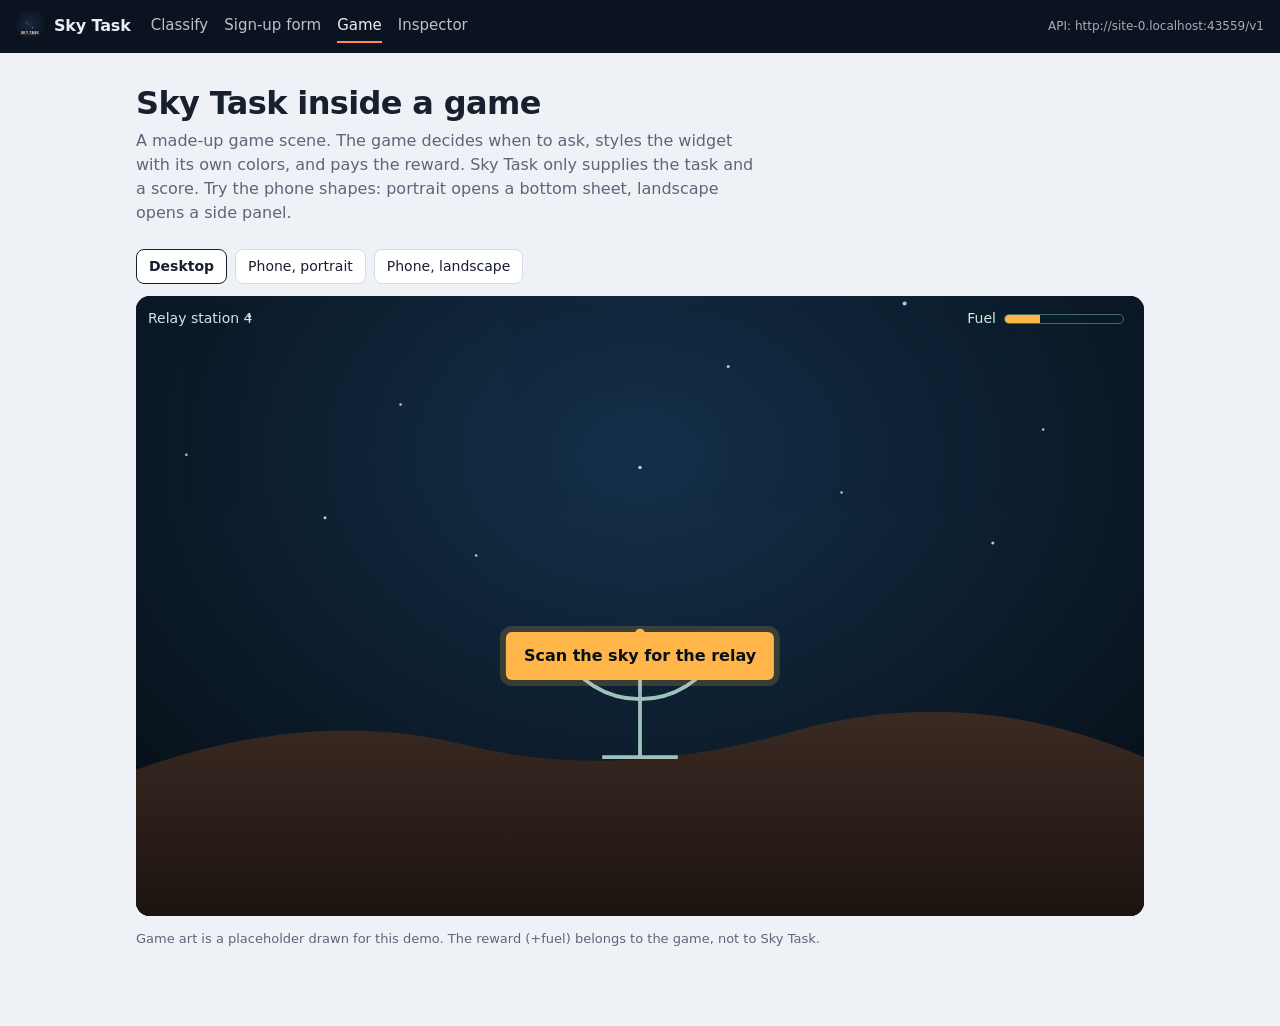
<file: explorer/game.html>
<!doctype html>
<html lang="en">
<head>
<meta charset="utf-8">
<meta name="viewport" content="width=device-width, initial-scale=1">
<title>Sky Task game demo</title>
<link rel="icon" href="assets/sky-task-logo.svg">
<link rel="stylesheet" href="assets/site.css">
<script src="/widget/sky-task.js" defer></script>
<style>
  .game {
    position: relative; overflow: hidden; border-radius: 14px; height: min(78vh, 620px); min-height: 460px;
    container: game / size; background: #071017; color: #CFE8E2;
    font-family: "Trebuchet MS", ui-sans-serif, system-ui, sans-serif;
  }
  .scene { position: absolute; inset: 0; width: 100%; height: 100%; }
  .hud { position: absolute; top: 12px; left: 12px; right: 12px; display: flex; justify-content: space-between; gap: 12px; align-items: center; font-size: .875rem; }
  .fuel { display: flex; align-items: center; gap: 8px; }
  .gauge { width: 120px; height: 10px; border: 1px solid #3F6B66; border-radius: 5px; overflow: hidden; }
  .gauge i { display: block; height: 100%; width: 30%; background: #FFB547; transition: width .6s; }
  .reward { color: #FFB547; font-weight: 700; opacity: 0; transition: opacity .3s; }
  .reward.on { opacity: 1; }
  .scan {
    position: absolute; left: 50%; top: 58%; transform: translate(-50%, -50%);
    font: inherit; font-weight: 700; color: #071017; background: #FFB547; border: 0; border-radius: 6px;
    padding: 12px 18px; min-height: 44px; cursor: pointer; box-shadow: 0 0 0 6px rgba(255,181,71,.18);
  }
  .panel {
    position: absolute; left: 0; right: 0; bottom: 0; max-height: 92%; overflow: auto;
    padding: 10px; background: rgba(4, 10, 14, .82); border-top: 1px solid #24413F;
    transform: translateY(105%); transition: transform .3s ease; visibility: hidden;
  }
  .panel.open { transform: none; visibility: visible; }
  .panel-head { display: flex; justify-content: space-between; align-items: center; padding: 2px 4px 8px; font-size: .875rem; }
  .close { font: inherit; color: inherit; background: none; border: 1px solid #3F6B66; border-radius: 6px; min-height: 36px; padding: 4px 12px; cursor: pointer; }
  /* landscape game: side panel, about a third of the screen */
  @container game (min-aspect-ratio: 1/1) {
    .panel { left: auto; top: 44px; width: max(340px, 36%); max-height: none; border-top: 0; border-left: 1px solid #24413F; transform: translateX(105%); }
    .panel.open { transform: none; }
  }
  /* short landscape phones: a wider panel so the widget switches to two columns */
  @container game (min-aspect-ratio: 1/1) and (max-height: 480px) {
    .panel { width: 58%; }
    sky-task { --sky-task-stage-max: 72cqh; }
  }
  sky-task {
    --sky-task-bg: #0C1A1E; --sky-task-fg: #D7EEE8; --sky-task-muted: #7FA49D; --sky-task-line: #24413F;
    --sky-task-accent: #FFB547; --sky-task-radius: 4px;
    --sky-task-stage-max: 40cqh; /* keep the whole widget visible inside the game screen */
  }
  .sizes { display: flex; gap: 8px; flex-wrap: wrap; margin: 0 0 12px; }
  .sizes button { font: inherit; font-size: .875rem; padding: 6px 12px; border-radius: 8px; border: 1px solid var(--line); background: var(--paper); color: var(--ink); cursor: pointer; }
  .sizes button[aria-pressed="true"] { border-color: var(--ink); font-weight: 650; }
  .frame { margin: 0 auto; transition: max-width .3s; }
  @media (prefers-reduced-motion: reduce) { .panel, .gauge i, .frame { transition: none; } }
</style>
</head>
<body>
<header class="topbar">
  <a class="brand" href="./"><img src="assets/sky-task-logo.svg" alt="">Sky Task</a>
  <nav aria-label="Demo pages">
    <a href="classify.html">Classify</a>
    <a href="./">Sign-up form</a>
    <a href="game.html" aria-current="page">Game</a>
    <a href="inspector.html">Inspector</a>
  </nav>
  <span class="api">API: <span data-api-label></span></span>
</header>

<main class="wrap">
  <h1>Sky Task inside a game</h1>
  <p class="lede">A made-up game scene. The game decides when to ask, styles the widget with its own colors, and pays the reward. Sky Task only supplies the task and a score. Try the phone shapes: portrait opens a bottom sheet, landscape opens a side panel.</p>

  <div class="sizes" role="group" aria-label="Game screen shape">
    <button type="button" data-w="100%" aria-pressed="true">Desktop</button>
    <button type="button" data-w="380px" aria-pressed="false">Phone, portrait</button>
    <button type="button" data-w="820px" data-h="380px" aria-pressed="false">Phone, landscape</button>
  </div>

  <div class="frame" id="frame">
    <div class="game" id="game">
      <svg class="scene" viewBox="0 0 800 600" preserveAspectRatio="xMidYMid slice" aria-hidden="true">
        <defs>
          <radialGradient id="g-sky" cx="50%" cy="30%" r="80%"><stop offset="0" stop-color="#14304A"/><stop offset="1" stop-color="#050A10"/></radialGradient>
          <linearGradient id="g-ground" x1="0" y1="0" x2="0" y2="1"><stop offset="0" stop-color="#3A2A22"/><stop offset="1" stop-color="#120C0A"/></linearGradient>
        </defs>
        <rect width="800" height="600" fill="url(#g-sky)"/>
        <g fill="#E8EEF7" opacity=".8">
          <circle cx="90" cy="70" r="1.4"/><circle cx="210" cy="140" r="1"/><circle cx="330" cy="50" r="1.8"/><circle cx="470" cy="110" r="1.2"/>
          <circle cx="610" cy="60" r="1.6"/><circle cx="720" cy="160" r="1"/><circle cx="150" cy="230" r="1.2"/><circle cx="560" cy="210" r="1"/>
          <circle cx="400" cy="190" r="1.4"/><circle cx="680" cy="250" r="1.2"/><circle cx="40" cy="180" r="1"/><circle cx="270" cy="260" r="1"/>
        </g>
        <path d="M0 430 Q140 380 260 410 T520 400 T800 420 V600 H0Z" fill="url(#g-ground)"/>
        <g transform="translate(400 380)" stroke="#9FC3BC" stroke-width="3" fill="none">
          <path d="M-60 -40 A70 70 0 0 0 60 -40" />
          <line x1="0" y1="-10" x2="0" y2="40"/><line x1="-30" y1="40" x2="30" y2="40"/><line x1="0" y1="-10" x2="0" y2="-55"/>
          <circle cx="0" cy="-58" r="4" fill="#FFB547" stroke="none"/>
        </g>
      </svg>
      <div class="hud">
        <span>Relay station 4</span>
        <span class="fuel">Fuel <span class="gauge"><i id="fuel"></i></span> <span class="reward" id="reward"></span></span>
      </div>
      <button class="scan" id="scan" type="button">Scan the sky for the relay</button>
      <div class="panel" id="panel" role="dialog" aria-modal="false" aria-label="Sky scan">
        <div class="panel-head"><span>Sky scan</span><button class="close" id="close" type="button">Close</button></div>
        <sky-task id="w" site-key="demo-game" count="3" result="score" layout="screen" theme="dark"></sky-task>
      </div>
    </div>
  </div>
  <p class="demo-note">Game art is a placeholder drawn for this demo. The reward (+fuel) belongs to the game, not to Sky Task.</p>
</main>

<script src="assets/config.js"></script>
<script>
  const panel = document.getElementById("panel"), w = document.getElementById("w"), scan = document.getElementById("scan");
  let fuel = 30;
  // keep the widget idle until the player opens the scanner
  const tpl = w; tpl.remove();
  const open = () => {
    if (!panel.contains(w)) panel.appendChild(w); else w.reset();
    panel.classList.add("open"); scan.hidden = true;
    setTimeout(() => document.getElementById("close").focus(), 50);
  };
  const close = () => { panel.classList.remove("open"); scan.hidden = false; scan.focus(); };
  scan.addEventListener("click", open);
  document.getElementById("close").addEventListener("click", close);
  w.addEventListener("sky-task-result", (e) => {
    const gain = Math.round((e.detail.score || 0) / 10);
    fuel = Math.min(100, fuel + gain);
    document.getElementById("fuel").style.width = fuel + "%";
    const r = document.getElementById("reward");
    r.textContent = "+" + gain + " fuel"; r.classList.add("on");
    setTimeout(() => r.classList.remove("on"), 2500);
  });
  document.querySelectorAll(".sizes button").forEach((b) => b.addEventListener("click", () => {
    document.querySelectorAll(".sizes button").forEach((x) => x.setAttribute("aria-pressed", String(x === b)));
    document.getElementById("frame").style.maxWidth = b.dataset.w;
    document.getElementById("game").style.height = b.dataset.h || "";
    document.getElementById("game").style.minHeight = b.dataset.h ? "0" : "";
  }));
</script>
</body>
</html>
</file>
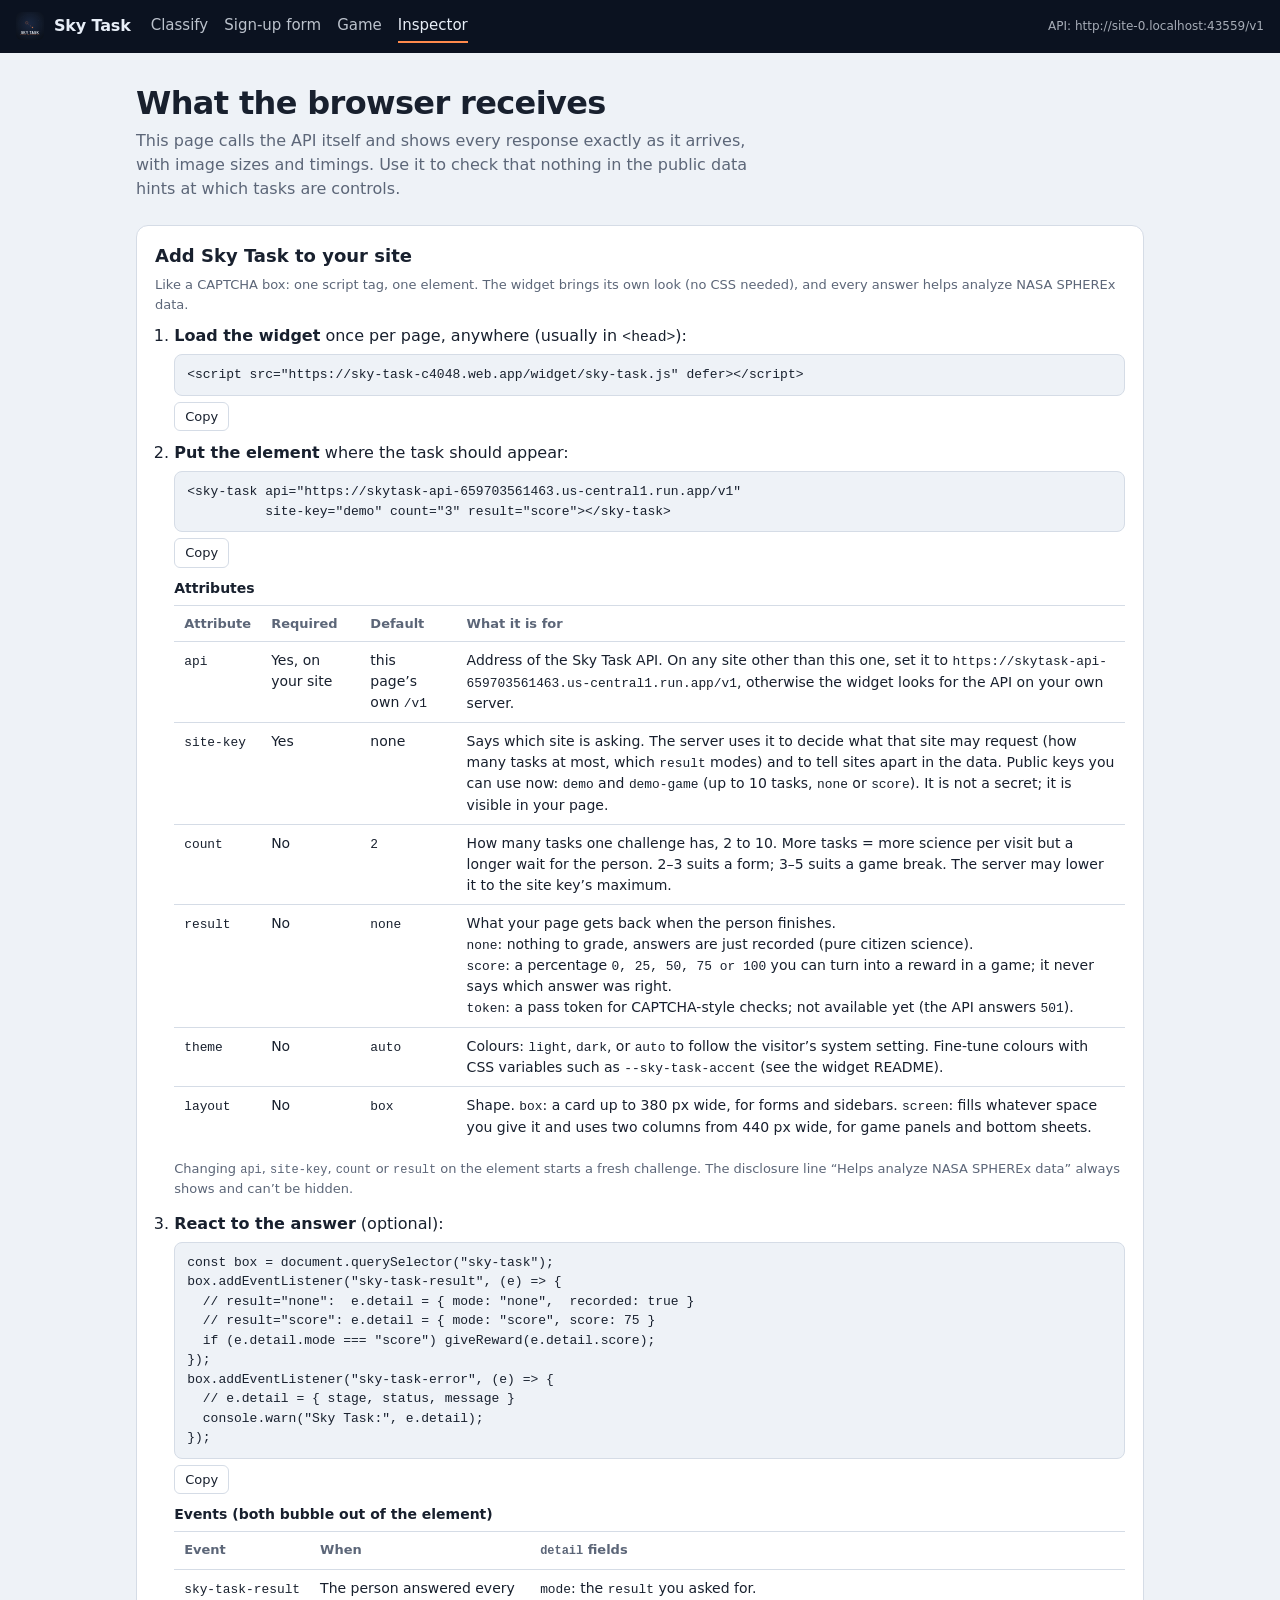
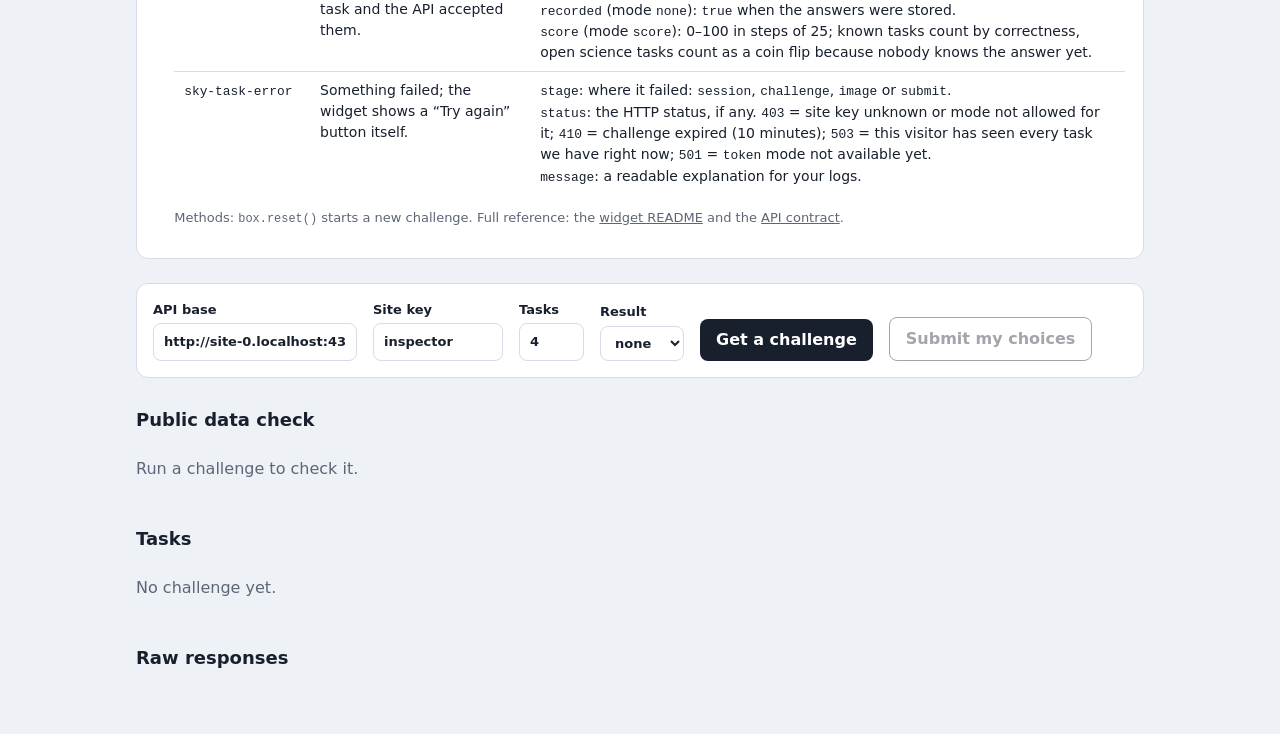
<file: explorer/inspector.html>
<!doctype html>
<html lang="en">
<head>
<meta charset="utf-8">
<meta name="viewport" content="width=device-width, initial-scale=1">
<title>Sky Task inspector</title>
<link rel="icon" href="assets/sky-task-logo.svg">
<link rel="stylesheet" href="assets/site.css">
<style>
  .controls { display: flex; flex-wrap: wrap; gap: 12px 16px; align-items: end; background: var(--paper); border: 1px solid var(--line); border-radius: 12px; padding: 16px; }
  .controls label { display: grid; gap: 4px; font-size: .8125rem; font-weight: 600; }
  .controls input, .controls select { font: inherit; padding: 8px 10px; border-radius: 8px; border: 1px solid var(--line); background: transparent; color: inherit; min-width: 0; }
  .controls .api-in { width: min(360px, 100%); }
  .btn { font: inherit; font-weight: 650; padding: 9px 16px; border-radius: 8px; border: 0; background: var(--ink); color: var(--paper); cursor: pointer; min-height: 40px; }
  .btn.secondary { background: transparent; color: var(--ink); border: 1.5px solid var(--ink); }
  .btn:disabled { opacity: .4; cursor: default; }
  pre { font: .78rem/1.45 ui-monospace, SFMono-Regular, Menlo, Consolas, monospace; background: var(--paper); border: 1px solid var(--line);
        border-radius: 10px; padding: 12px; overflow: auto; max-height: 360px; margin: 0; white-space: pre; }
  .calls { display: grid; gap: 16px; grid-template-columns: repeat(auto-fit, minmax(min(100%, 320px), 1fr)); }
  .call h3 { font-size: .9375rem; margin: 0 0 6px; display: flex; gap: 8px; align-items: baseline; flex-wrap: wrap; }
  .call h3 small { font-weight: 400; color: var(--muted); }
  .tasks { display: grid; gap: 12px; }
  .task { display: grid; grid-template-columns: auto minmax(0, 1fr); gap: 12px; background: var(--paper); border: 1px solid var(--line); border-radius: 12px; padding: 12px; align-items: start; }
  @media (max-width: 560px) { .task { grid-template-columns: 1fr; } }
  .task img { image-rendering: pixelated; height: 96px; width: auto; max-width: 100%; background: #000; border-radius: 4px; display: block; }
  .facts { font-size: .8125rem; display: grid; grid-template-columns: max-content minmax(0, 1fr); gap: 2px 12px; margin: 0; }
  .facts dt { color: var(--muted); }
  .facts dd { margin: 0; overflow-wrap: anywhere; font-variant-numeric: tabular-nums; }
  .choice { display: flex; gap: 12px; font-size: .875rem; margin-top: 8px; flex-wrap: wrap; }
  .check { margin: 0; font-size: .875rem; padding: 10px 12px; border-radius: 8px; border: 1px solid var(--line); background: var(--paper); }
  .check.bad { border-color: #C0392B; }
  .check.bad::before { content: "Problem: "; font-weight: 700; color: #C0392B; }
  .check.good::before { content: "OK: "; font-weight: 700; }
  .dev { margin-top: 32px; border: 3px dashed #C0392B; border-radius: 14px; padding: 16px; }
  .dev-banner { background: #C0392B; color: #fff; font-weight: 800; font-size: 1.25rem; letter-spacing: .02em; padding: 8px 14px; border-radius: 8px; margin: 0 0 8px; }
  .dev table { border-collapse: collapse; width: 100%; font-size: .8125rem; font-variant-numeric: tabular-nums; }
  .dev th, .dev td { text-align: left; padding: 6px 8px; border-bottom: 1px solid var(--line); white-space: nowrap; }
  .dev .scroll { overflow-x: auto; }
  .muted { color: var(--muted); }
</style>
</head>
<body>
<header class="topbar">
  <a class="brand" href="./"><img src="assets/sky-task-logo.svg" alt="">Sky Task</a>
  <nav aria-label="Demo pages">
    <a href="classify.html">Classify</a>
    <a href="./">Sign-up form</a>
    <a href="game.html">Game</a>
    <a href="inspector.html" aria-current="page">Inspector</a>
  </nav>
  <span class="api">API: <span data-api-label></span></span>
</header>

<main class="wrap">
  <h1>What the browser receives</h1>
  <p class="lede">This page calls the API itself and shows every response exactly as it arrives, with image sizes and timings. Use it to check that nothing in the public data hints at which tasks are controls.</p>
  <section class="embed" aria-labelledby="embed-h">
    <h2 id="embed-h">Add Sky Task to your site</h2>
    <p class="fine" style="margin:0">Like a CAPTCHA box: one script tag, one element. The widget brings its own look (no CSS needed), and every answer helps analyze NASA SPHEREx data.</p>
    <ol>
      <li><b>Load the widget</b> once per page, anywhere (usually in <code>&lt;head&gt;</code>):
        <pre id="emb1">&lt;script src="https://sky-task-c4048.web.app/widget/sky-task.js" defer&gt;&lt;/script&gt;</pre>
        <button class="copy" type="button" data-copy="emb1">Copy</button></li>
      <li><b>Put the element</b> where the task should appear:
        <pre id="emb2">&lt;sky-task api="https://skytask-api-659703561463.us-central1.run.app/v1"
          site-key="demo" count="3" result="score"&gt;&lt;/sky-task&gt;</pre>
        <button class="copy" type="button" data-copy="emb2">Copy</button>
        <div class="ref-wrap"><table class="ref">
          <caption>Attributes</caption>
          <thead><tr><th>Attribute</th><th>Required</th><th>Default</th><th>What it is for</th></tr></thead>
          <tbody>
            <tr><td><code>api</code></td><td>Yes, on your site</td><td>this page’s own <code>/v1</code></td>
              <td>Address of the Sky Task API. On any site other than this one, set it to <code>https://skytask-api-659703561463.us-central1.run.app/v1</code>, otherwise the widget looks for the API on your own server.</td></tr>
            <tr><td><code>site-key</code></td><td>Yes</td><td>none</td>
              <td>Says which site is asking. The server uses it to decide what that site may request (how many tasks at most, which <code>result</code> modes) and to tell sites apart in the data. Public keys you can use now: <code>demo</code> and <code>demo-game</code> (up to 10 tasks, <code>none</code> or <code>score</code>). It is not a secret; it is visible in your page.</td></tr>
            <tr><td><code>count</code></td><td>No</td><td><code>2</code></td>
              <td>How many tasks one challenge has, 2 to 10. More tasks = more science per visit but a longer wait for the person. 2–3 suits a form; 3–5 suits a game break. The server may lower it to the site key’s maximum.</td></tr>
            <tr><td><code>result</code></td><td>No</td><td><code>none</code></td>
              <td>What your page gets back when the person finishes.<br><code>none</code>: nothing to grade, answers are just recorded (pure citizen science).<br><code>score</code>: a percentage <code>0, 25, 50, 75 or 100</code> you can turn into a reward in a game; it never says which answer was right.<br><code>token</code>: a pass token for CAPTCHA-style checks; not available yet (the API answers <code>501</code>).</td></tr>
            <tr><td><code>theme</code></td><td>No</td><td><code>auto</code></td>
              <td>Colours: <code>light</code>, <code>dark</code>, or <code>auto</code> to follow the visitor’s system setting. Fine-tune colours with CSS variables such as <code>--sky-task-accent</code> (see the widget README).</td></tr>
            <tr><td><code>layout</code></td><td>No</td><td><code>box</code></td>
              <td>Shape. <code>box</code>: a card up to 380 px wide, for forms and sidebars. <code>screen</code>: fills whatever space you give it and uses two columns from 440 px wide, for game panels and bottom sheets.</td></tr>
          </tbody>
        </table></div>
        <p class="fine">Changing <code>api</code>, <code>site-key</code>, <code>count</code> or <code>result</code> on the element starts a fresh challenge. The disclosure line “Helps analyze NASA SPHEREx data” always shows and can’t be hidden.</p></li>
      <li><b>React to the answer</b> (optional):
        <pre id="emb3">const box = document.querySelector("sky-task");
box.addEventListener("sky-task-result", (e) =&gt; {
  // result="none":  e.detail = { mode: "none",  recorded: true }
  // result="score": e.detail = { mode: "score", score: 75 }
  if (e.detail.mode === "score") giveReward(e.detail.score);
});
box.addEventListener("sky-task-error", (e) =&gt; {
  // e.detail = { stage, status, message }
  console.warn("Sky Task:", e.detail);
});</pre>
        <button class="copy" type="button" data-copy="emb3">Copy</button>
        <div class="ref-wrap"><table class="ref">
          <caption>Events (both bubble out of the element)</caption>
          <thead><tr><th>Event</th><th>When</th><th><code>detail</code> fields</th></tr></thead>
          <tbody>
            <tr><td><code>sky-task-result</code></td><td>The person answered every task and the API accepted them.</td>
              <td><code>mode</code>: the <code>result</code> you asked for.<br><code>recorded</code> (mode <code>none</code>): <code>true</code> when the answers were stored.<br><code>score</code> (mode <code>score</code>): 0–100 in steps of 25; known tasks count by correctness, open science tasks count as a coin flip because nobody knows the answer yet.</td></tr>
            <tr><td><code>sky-task-error</code></td><td>Something failed; the widget shows a “Try again” button itself.</td>
              <td><code>stage</code>: where it failed: <code>session</code>, <code>challenge</code>, <code>image</code> or <code>submit</code>.<br><code>status</code>: the HTTP status, if any. <code>403</code> = site key unknown or mode not allowed for it; <code>410</code> = challenge expired (10 minutes); <code>503</code> = this visitor has seen every task we have right now; <code>501</code> = <code>token</code> mode not available yet.<br><code>message</code>: a readable explanation for your logs.</td></tr>
          </tbody>
        </table></div>
        <p class="fine">Methods: <code>box.reset()</code> starts a new challenge. Full reference: the <a href="https://github.com/antonioaltamiranoma/SkyTask-NasaSpaceApps2026/blob/main/widget/README.md">widget README</a> and the <a href="https://github.com/antonioaltamiranoma/SkyTask-NasaSpaceApps2026/blob/main/docs/api-contract.yaml">API contract</a>.</p></li>
    </ol>
  </section>
  <script>
    document.querySelectorAll(".embed .copy").forEach(function (b) {
      b.addEventListener("click", function () {
        var t = document.getElementById(b.dataset.copy).textContent;
        try { navigator.clipboard.writeText(t).then(function () { b.textContent = "Copied"; setTimeout(function () { b.textContent = "Copy"; }, 1500); }); } catch (e) {}
      });
    });
  </script>


  <form class="controls" id="f">
    <label>API base <input class="api-in" name="api" id="api"></label>
    <label>Site key <input name="site_key" value="inspector" size="10"></label>
    <label>Tasks <input name="count" type="number" min="2" max="10" value="4" style="width:5em"></label>
    <label>Result
      <select name="result"><option>none</option><option>score</option><option>token</option></select>
    </label>
    <button class="btn" type="submit" id="run">Get a challenge</button>
    <button class="btn secondary" type="button" id="submit" disabled>Submit my choices</button>
  </form>

  <h2>Public data check</h2>
  <div id="checks" class="tasks"><p class="muted">Run a challenge to check it.</p></div>

  <h2>Tasks</h2>
  <div id="tasks" class="tasks"><p class="muted">No challenge yet.</p></div>

  <h2>Raw responses</h2>
  <div class="calls" id="calls"></div>

  <section class="dev" id="dev" hidden aria-labelledby="dev-h">
    <p class="dev-banner" id="dev-h">DEV ONLY: server-side view</p>
    <p class="muted">This comes from <code>/v1/dev/challenge/{id}</code>, which exists only on a local service started with <code>SKYTASK_DEV=1</code> (or the mock server). A browser on the real site can never see this.</p>
    <p id="dev-mix"></p>
    <div class="scroll"><table id="dev-table"></table></div>
  </section>
</main>

<script src="assets/config.js"></script>
<script>
  const PUBLIC_KEYS = ["task_ref", "image_url", "frame_count", "frame_size", "highlight", "frame_offsets_h", "options"];
  const $ = (s) => document.querySelector(s);
  $("#api").value = window.SKYTASK_API;
  let ch = null;

  function callBox(title, info, obj) {
    const d = document.createElement("div");
    d.className = "call";
    d.innerHTML = "<h3></h3><pre></pre>";
    d.querySelector("h3").textContent = title + " ";
    const s = document.createElement("small"); s.textContent = info; d.querySelector("h3").appendChild(s);
    d.querySelector("pre").textContent = typeof obj === "string" ? obj : JSON.stringify(obj, null, 2);
    $("#calls").appendChild(d);
  }
  async function call(method, url, body) {
    const t0 = performance.now();
    const res = await fetch(url, { method, headers: body ? { "Content-Type": "application/json" } : {}, body: body ? JSON.stringify(body) : undefined });
    const ms = Math.round(performance.now() - t0);
    const text = await res.text();
    let data; try { data = JSON.parse(text); } catch { data = text; }
    callBox(method + " " + url.replace($("#api").value, ""), `HTTP ${res.status} · ${ms} ms · ${text.length} bytes`, body ? { request: body, response: data } : data);
    if (!res.ok) throw new Error(`${method} ${url} → HTTP ${res.status}`);
    return data;
  }
  function check(ok, text) {
    const p = document.createElement("p"); p.className = "check " + (ok ? "good" : "bad"); p.textContent = text; $("#checks").appendChild(p);
  }
  async function loadImage(url) {
    const t0 = performance.now();
    const res = await fetch(url);
    const blob = await res.blob();
    const ms = Math.round(performance.now() - t0);
    const src = URL.createObjectURL(blob);
    const img = new Image(); img.src = src; await img.decode();
    const textChunks = await pngTextChunks(blob);
    return { src, bytes: blob.size, type: blob.type, w: img.naturalWidth, h: img.naturalHeight, ms, textChunks, status: res.status };
  }
  // PNG metadata chunks (tEXt/iTXt/zTXt/eXIf/tIME) could leak information: list any we find
  async function pngTextChunks(blob) {
    const b = new Uint8Array(await blob.arrayBuffer()); const found = [];
    let i = 8;
    while (i + 8 <= b.length) {
      const len = (b[i] << 24 | b[i + 1] << 16 | b[i + 2] << 8 | b[i + 3]) >>> 0;
      const type = String.fromCharCode(b[i + 4], b[i + 5], b[i + 6], b[i + 7]);
      if (["tEXt", "iTXt", "zTXt", "eXIf", "tIME"].includes(type)) found.push(type);
      i += 12 + len;
    }
    return found;
  }

  $("#f").addEventListener("submit", async (e) => {
    e.preventDefault();
    const fd = new FormData(e.target);
    const api = fd.get("api").replace(/\/$/, "");
    $("#calls").innerHTML = ""; $("#tasks").innerHTML = ""; $("#checks").innerHTML = ""; $("#dev").hidden = true; $("#submit").disabled = true;
    try {
      const s = await call("POST", api + "/sessions", { site_key: fd.get("site_key") });
      ch = await call("POST", api + "/challenge", { session_id: s.session_id, count: Number(fd.get("count")), result: fd.get("result") });
      const extraTop = Object.keys(ch).filter((k) => !["challenge_id", "expires_at", "tasks"].includes(k));
      check(!extraTop.length, extraTop.length ? "Unexpected challenge fields: " + extraTop.join(", ") : "Challenge has only challenge_id, expires_at, tasks.");
      ch._api = api;
      const extra = new Set(); ch.tasks.forEach((t) => Object.keys(t).forEach((k) => PUBLIC_KEYS.includes(k) || extra.add(k)));
      check(!extra.size, extra.size ? "Task fields outside the allowed list: " + [...extra].join(", ") : "Every task has only the allowed public fields.");
      const counts = new Set(ch.tasks.map((t) => t.frame_count));
      check(true, "Frame counts in this challenge: " + [...counts].join(", ") + " (should not track task kind; compare with the dev view).");
      const refs = ch.tasks.map((t) => t.task_ref);
      check(new Set(refs).size === refs.length, "task_ref values are unique in this challenge.");

      const imgs = await Promise.all(ch.tasks.map((t) => loadImage(new URL(t.image_url, api + "/").href)));
      ch.tasks.forEach((t, i) => {
        const im = imgs[i];
        const el = document.createElement("div"); el.className = "task";
        el.innerHTML = `<img alt="Strip ${i + 1}"><div><dl class="facts"></dl><div class="choice"></div></div>`;
        el.querySelector("img").src = im.src;
        const facts = {
          "#": i + 1, task_ref: t.task_ref, image_url: t.image_url,
          image: `${im.w}×${im.h}px, ${(im.bytes / 1024).toFixed(1)} kB, ${im.type}, ${im.ms} ms`,
          "expected size": `${t.frame_size * t.frame_count}×${t.frame_size}px`,
          frame_count: t.frame_count, frame_offsets_h: JSON.stringify(t.frame_offsets_h), highlight: JSON.stringify(t.highlight),
          "PNG text chunks": im.textChunks.length ? im.textChunks.join(", ") : "none",
        };
        const dl = el.querySelector("dl");
        Object.entries(facts).forEach(([k, v]) => { const dt = document.createElement("dt"); dt.textContent = k; const dd = document.createElement("dd"); dd.textContent = v; dl.append(dt, dd); });
        el.querySelector(".choice").innerHTML =
          `<label><input type="radio" name="c${i}" value="moving" checked> moving</label><label><input type="radio" name="c${i}" value="not_moving"> not_moving</label>`;
        $("#tasks").appendChild(el);
        if (im.w !== t.frame_size * t.frame_count || im.h !== t.frame_size) check(false, `Image ${i + 1} size ${im.w}×${im.h} does not match frame_size × frame_count.`);
        if (im.textChunks.length) check(false, `Image ${i + 1} carries PNG metadata chunks: ${im.textChunks.join(", ")}.`);
      });
      const kb = imgs.map((x) => x.bytes / 1024);
      check(true, `Image sizes: ${kb.map((x) => x.toFixed(1)).join(", ")} kB. Large size differences between tasks could hint at kind.`);
      $("#submit").disabled = false;
      await devView();
    } catch (err) { check(false, String(err.message || err)); }
  });

  $("#submit").addEventListener("click", async () => {
    if (!ch) return;
    $("#submit").disabled = true;
    const answers = ch.tasks.map((t, i) => ({ task_ref: t.task_ref, choice: document.querySelector(`input[name=c${i}]:checked`).value }));
    try { await call("POST", `${ch._api}/challenge/${encodeURIComponent(ch.challenge_id)}/submit`, { answers }); await devView(); }
    catch (err) { check(false, String(err.message || err)); }
  });

  async function devView() {
    let res;
    try { res = await fetch(`${ch._api}/dev/challenge/${encodeURIComponent(ch.challenge_id)}`); } catch { return; }
    if (!res.ok) { $("#dev").hidden = true; return; }
    const d = await res.json();
    $("#dev").hidden = false;
    const m = d.mix || {};
    $("#dev-mix").textContent = `Mode ${d.mode}. Mix: ${m.controls ?? "?"} controls, ${m.holdout_controls ?? "?"} holdout controls, ${m.science_unsettled ?? "?"} unsettled science, ${m.science_settled ?? "?"} settled science.`;
    const cols = ["task_ref", "task_id", "kind", "field_id", "holdout", "answer", "given", "consensus_score", "votes", "frame_count", "variant"];
    const t = $("#dev-table"); t.innerHTML = "";
    const head = t.insertRow(); cols.forEach((c) => { const th = document.createElement("th"); th.textContent = c; head.appendChild(th); });
    (d.tasks || []).forEach((row) => {
      const r = t.insertRow();
      cols.forEach((c) => { const v = row[c]; r.insertCell().textContent = v === undefined ? "" : typeof v === "object" && v !== null ? JSON.stringify(v) : String(v); });
    });
  }
</script>
</body>
</html>
</file>
<file: explorer/assets/site.css>
/* Shared styles for the Sky Task demo pages (not used by the widget, which carries its own). */
:root {
  --night: #0B1220;
  --night-2: #16223A;
  --star: #E8EEF7;
  --ir: #FF8A4C;
  --ink: #18202E;
  --muted: #5C6678;
  --line: #D5DCE6;
  --paper: #FFFFFF;
  --page: #EEF2F7;
  --font: ui-sans-serif, system-ui, -apple-system, "Segoe UI", Roboto, "Helvetica Neue", Arial, sans-serif;
}
@media (prefers-color-scheme: dark) {
  :root:not([data-theme="light"]) { --ink: #E8EEF7; --muted: #9AA6B8; --line: #2B374A; --paper: #131C2C; --page: #0B1220; }
}
:root[data-theme="dark"] { --ink: #E8EEF7; --muted: #9AA6B8; --line: #2B374A; --paper: #131C2C; --page: #0B1220; }

* { box-sizing: border-box; }
html { -webkit-text-size-adjust: 100%; }
body { margin: 0; font-family: var(--font); color: var(--ink); background: var(--page); line-height: 1.5; }
a { color: inherit; }

.topbar {
  display: flex; align-items: center; gap: 12px 20px; flex-wrap: wrap;
  padding: 10px 16px; background: var(--night); color: var(--star);
}
.brand { display: flex; align-items: center; gap: 10px; font-weight: 700; text-decoration: none; letter-spacing: -0.01em; }
.brand img { width: 28px; height: 28px; border-radius: 6px; }
.topbar nav { display: flex; gap: 4px 16px; flex-wrap: wrap; font-size: .9375rem; }
.topbar nav a { text-decoration: none; opacity: .8; padding: 4px 0; border-bottom: 2px solid transparent; }
.topbar nav a:hover { opacity: 1; }
.topbar nav a[aria-current="page"] { opacity: 1; border-bottom-color: var(--ir); }
.topbar .api { margin-left: auto; font-size: .75rem; opacity: .7; overflow-wrap: anywhere; }

.wrap { max-width: 1040px; margin: 0 auto; padding: 32px 16px 64px; }
h1 { font-size: clamp(1.5rem, 4vw, 2rem); line-height: 1.15; letter-spacing: -0.02em; margin: 0 0 8px; }
h2 { font-size: 1.125rem; margin: 28px 0 8px; }
.lede { color: var(--muted); max-width: 62ch; margin: 0 0 24px; }
.demo-note { font-size: .8125rem; color: var(--muted); }

:focus-visible { outline: 2px solid var(--ir); outline-offset: 2px; }
/* "Add Sky Task to your site" box (index + inspector) */
.embed { background: var(--paper); border: 1px solid var(--line); border-radius: 12px; padding: 16px 18px; margin: 0 0 24px; }
.embed h2 { margin: 0 0 6px; font-size: 1.125rem; }
.embed ol { margin: 8px 0 0; padding-left: 1.2em; }
.embed li { margin: 10px 0; }
.embed pre { margin: 6px 0 0; padding: 10px 12px; border-radius: 8px; border: 1px solid var(--line); background: var(--page);
             font: .8125rem/1.5 ui-monospace, SFMono-Regular, Menlo, Consolas, monospace; white-space: pre-wrap; overflow-wrap: anywhere; }
.embed .copy { font: inherit; font-size: .8125rem; margin-top: 6px; padding: 4px 10px; border-radius: 6px; border: 1px solid var(--line); background: transparent; color: inherit; cursor: pointer; }
.embed dl { display: grid; grid-template-columns: max-content 1fr; gap: 4px 12px; margin: 8px 0 0; font-size: .875rem; }
.embed dt { font-family: ui-monospace, SFMono-Regular, Menlo, Consolas, monospace; font-weight: 600; }
.embed dd { margin: 0; color: var(--muted); }
.fine { font-size: .8125rem; color: var(--muted); }
.embed .ref-wrap { overflow-x: auto; margin-top: 10px; }
.embed table.ref { border-collapse: collapse; width: 100%; font-size: .875rem; min-width: 560px; }
.embed table.ref caption { text-align: left; font-weight: 650; padding: 0 0 6px; }
.embed table.ref th, .embed table.ref td { text-align: left; vertical-align: top; padding: 8px 10px; border-top: 1px solid var(--line); }
.embed table.ref th { font-size: .8125rem; color: var(--muted); font-weight: 600; }
.embed table.ref td:first-child { white-space: nowrap; }
.embed code { font-family: ui-monospace, SFMono-Regular, Menlo, Consolas, monospace; font-size: .92em; }
</file>
